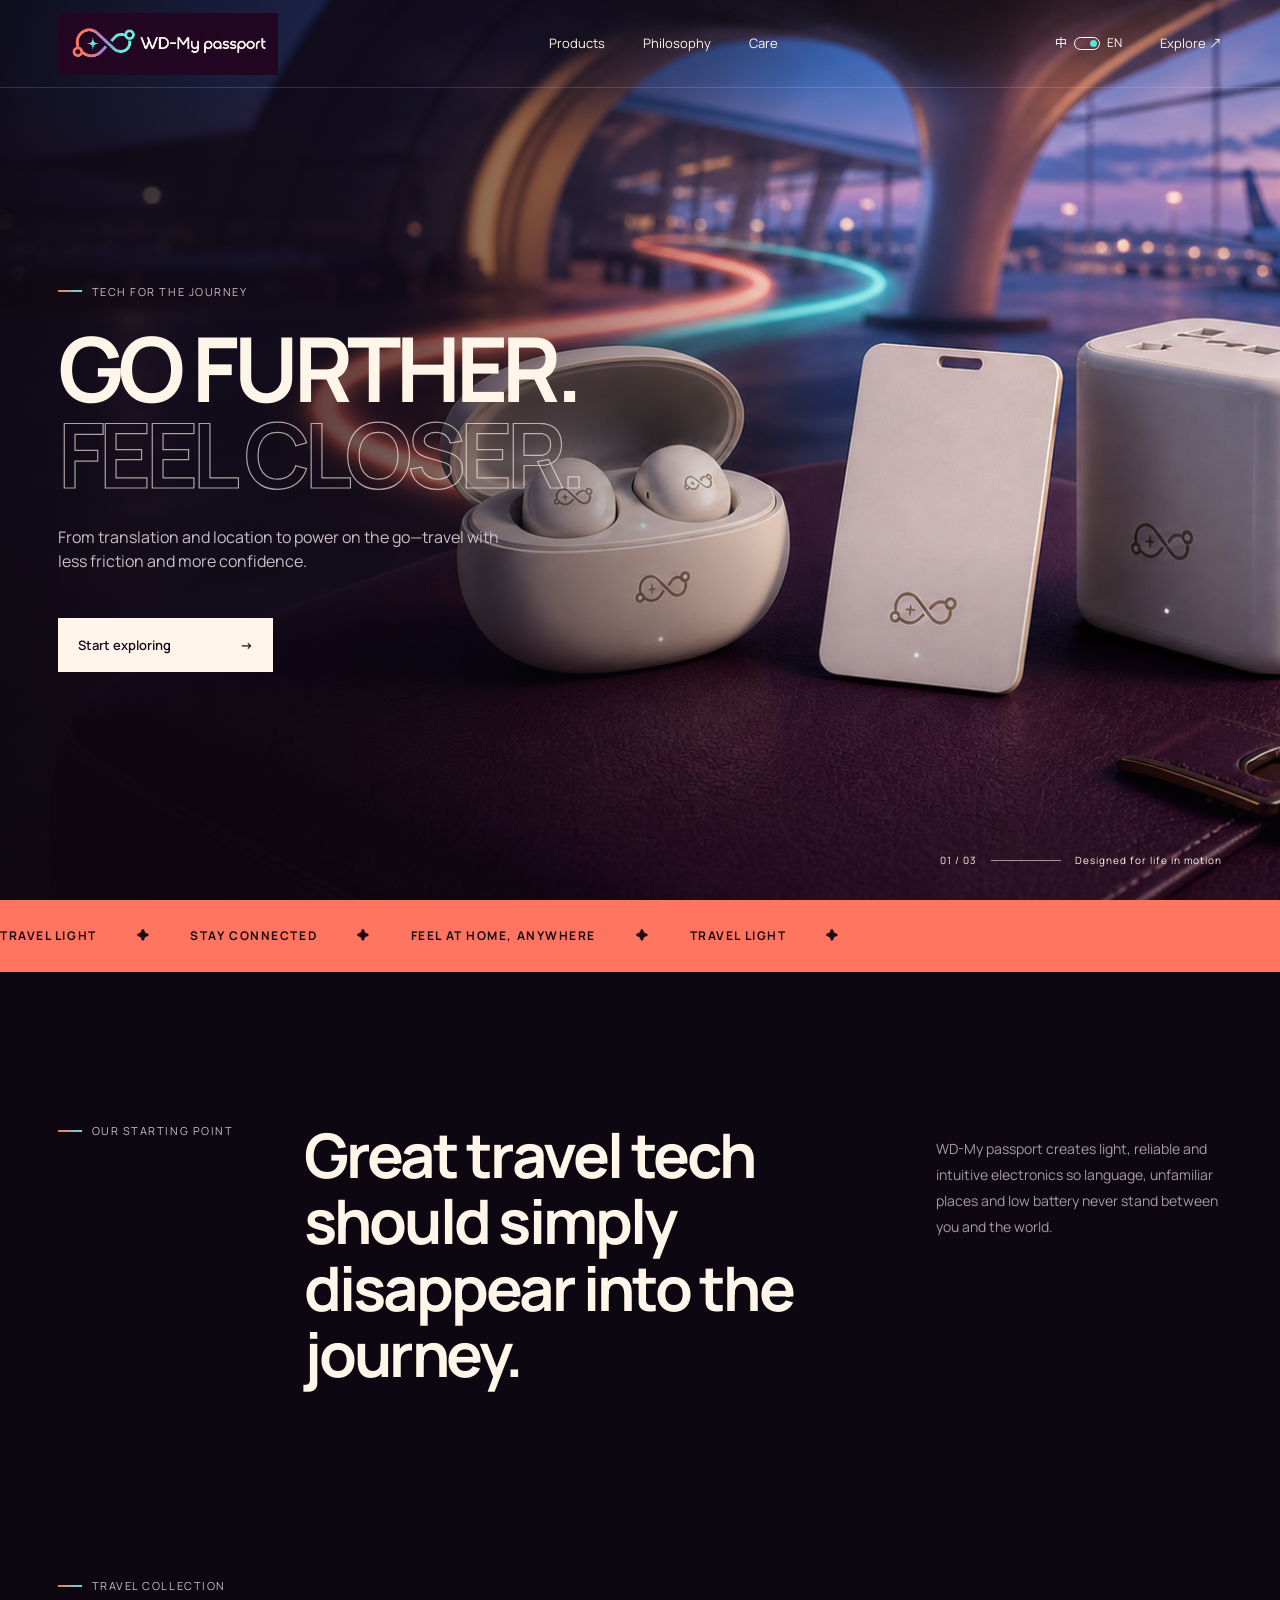
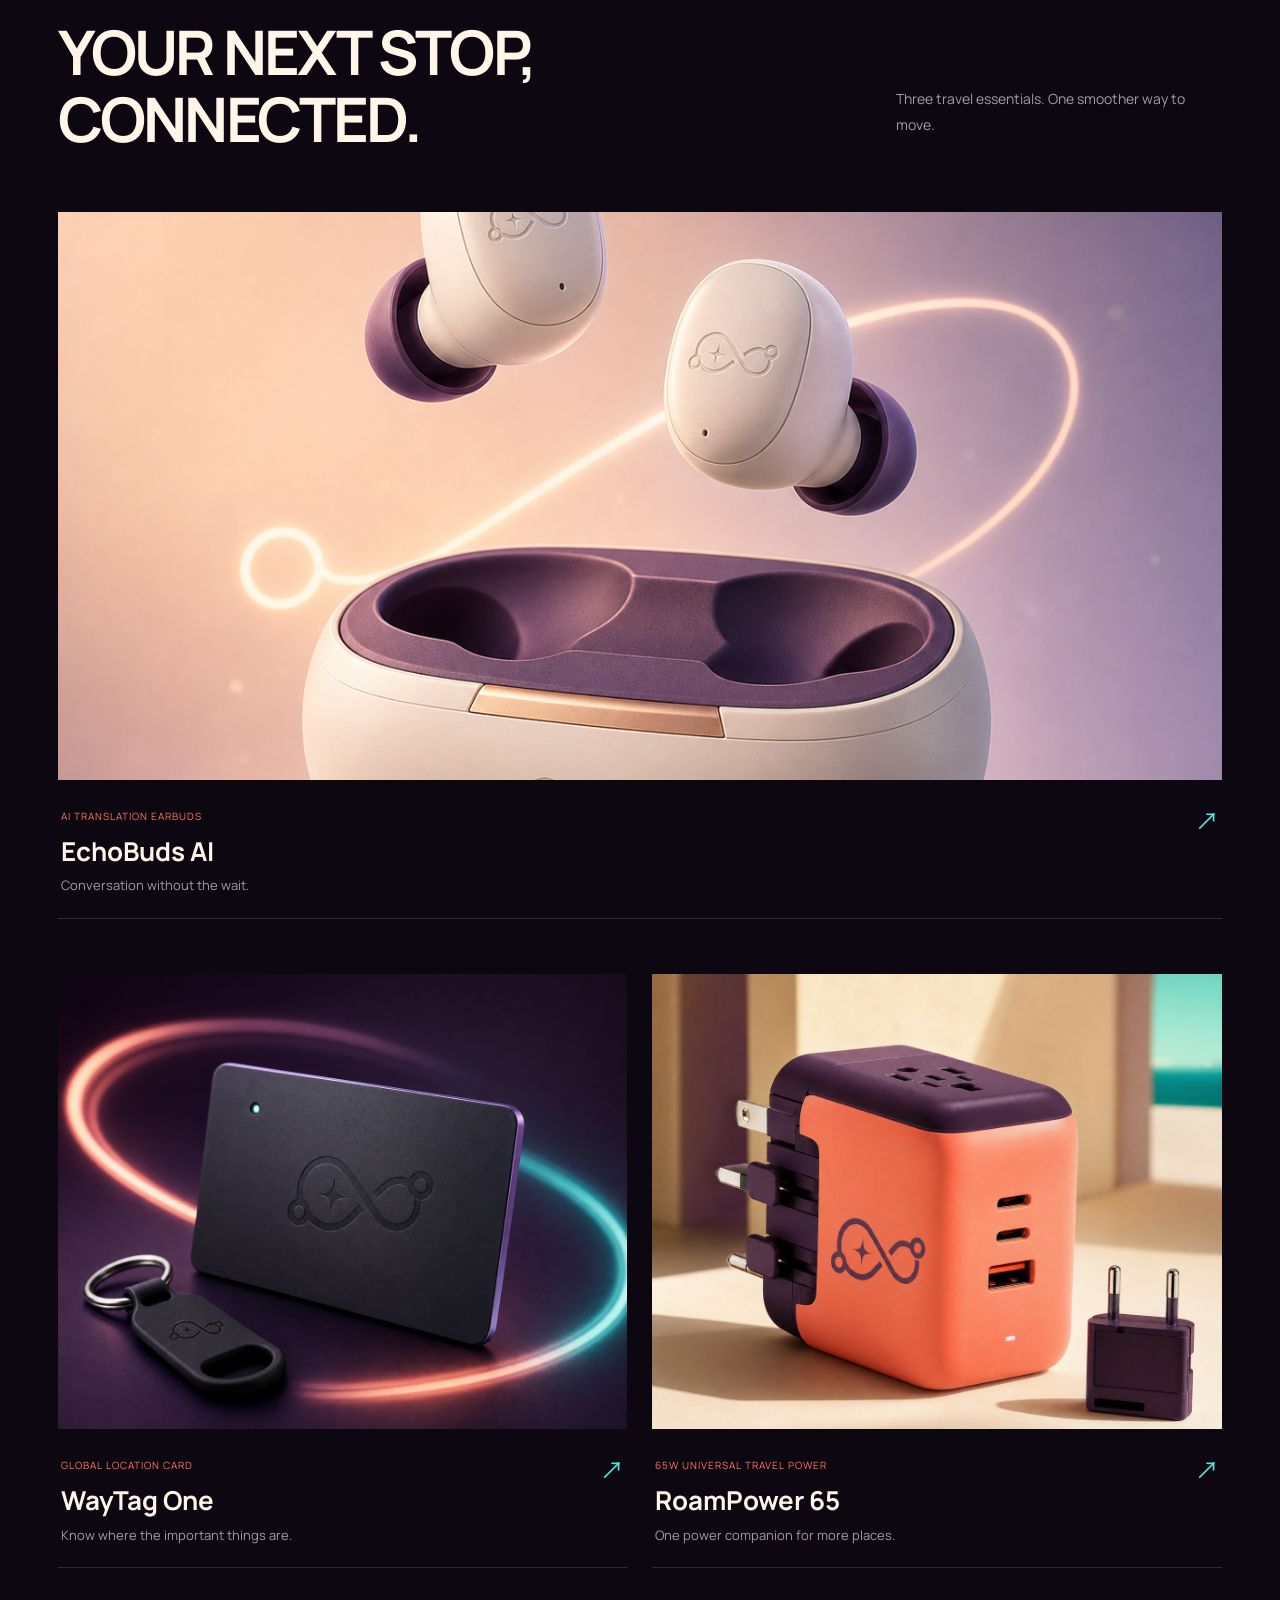
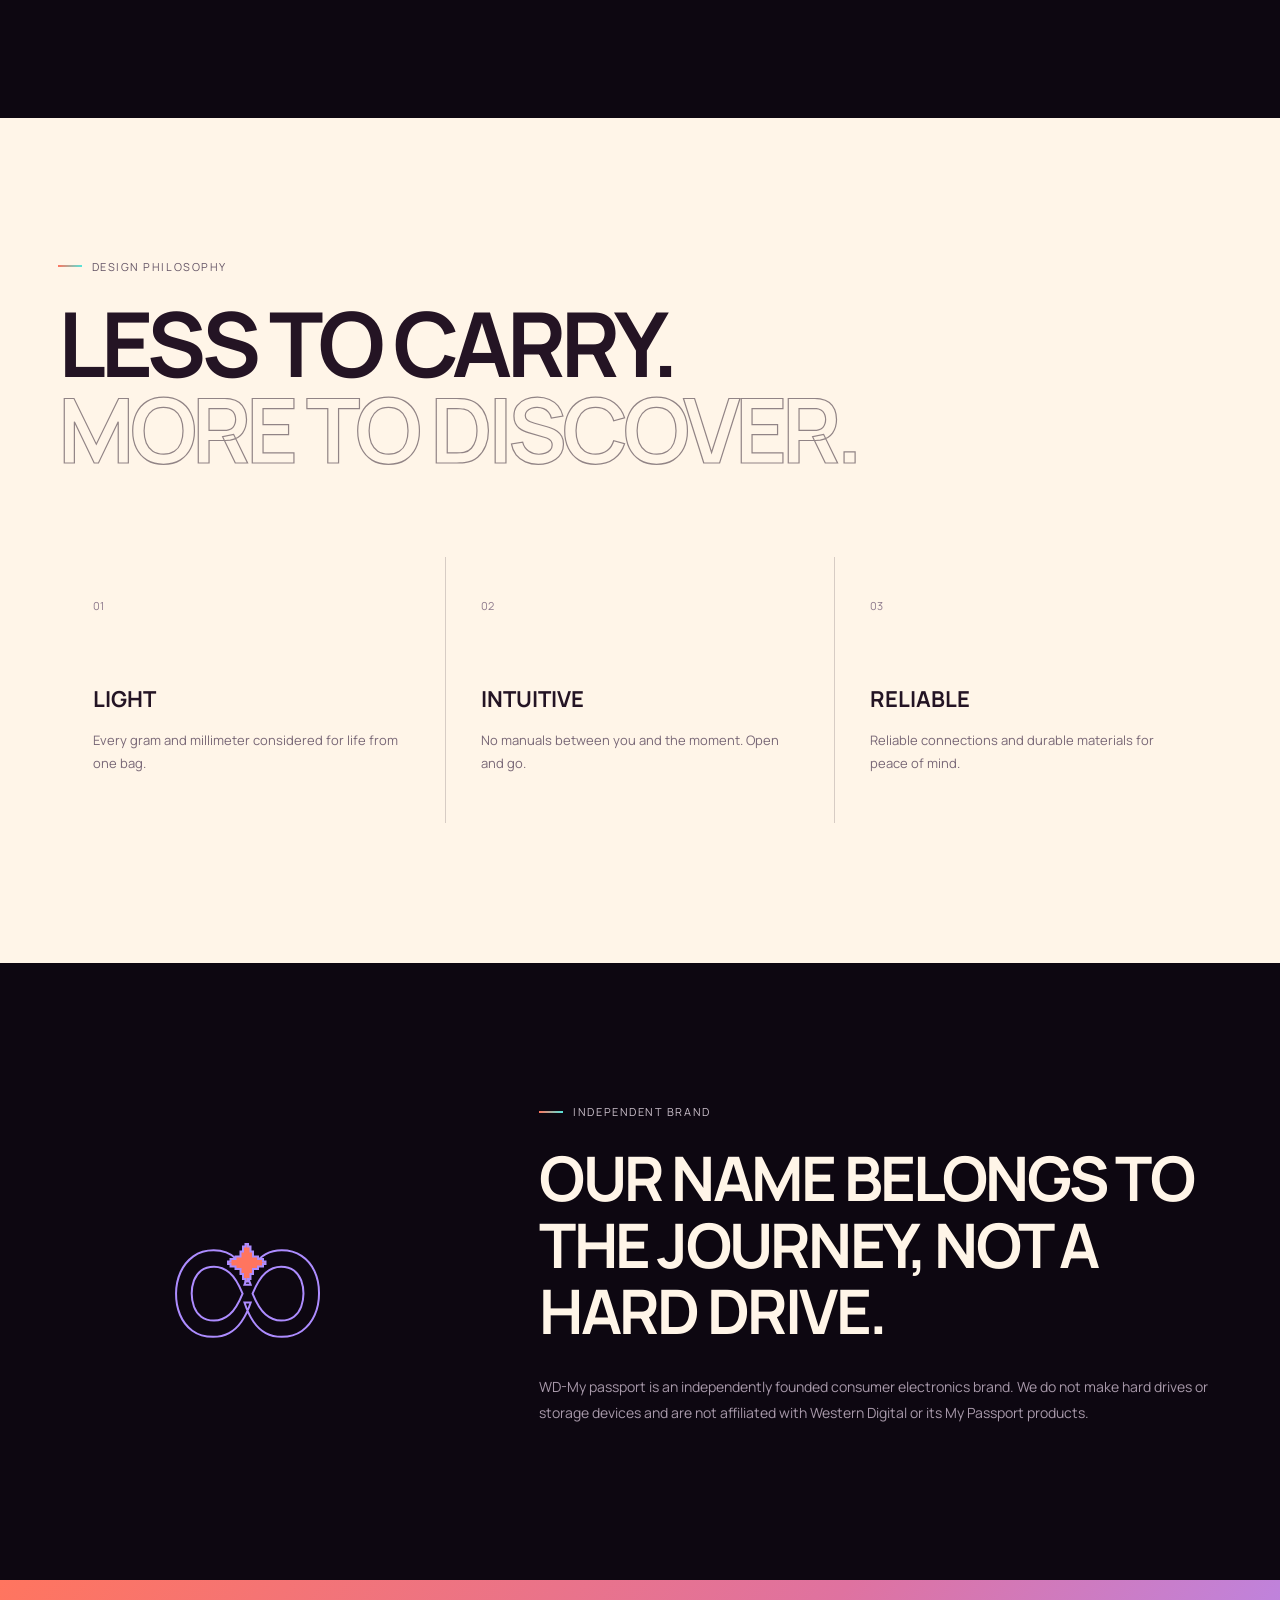
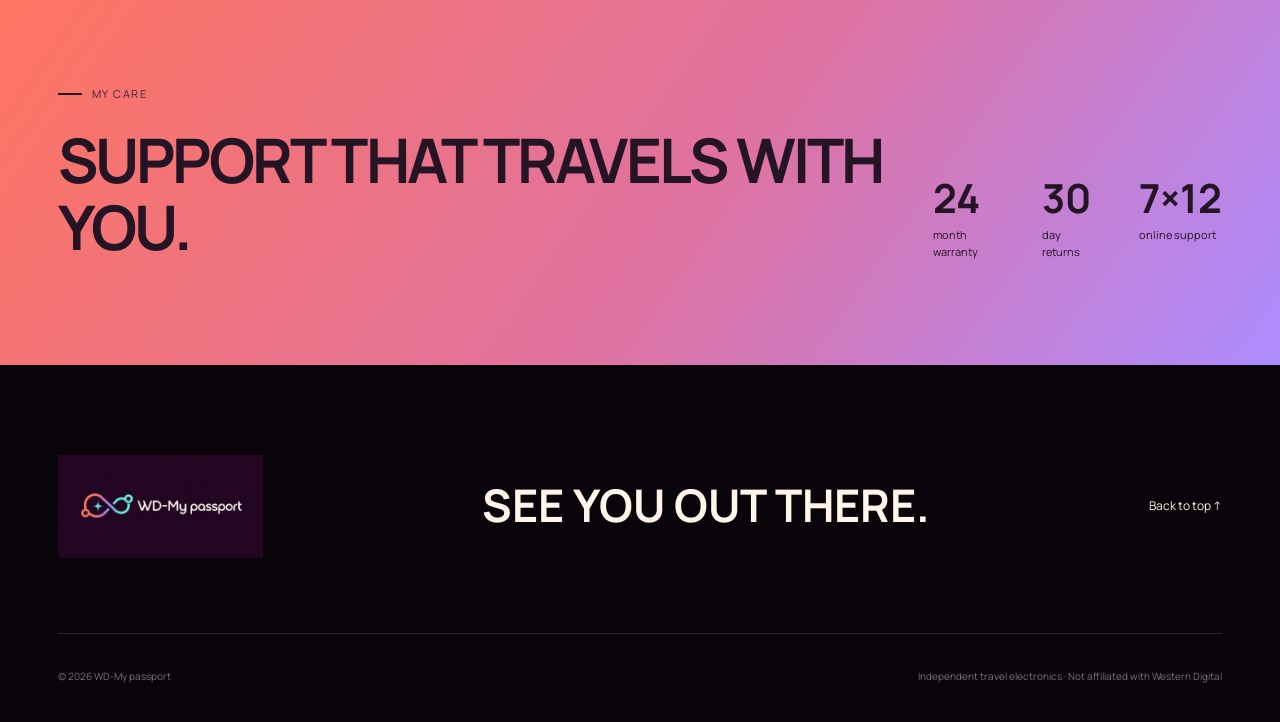
<file: index.html>
<!doctype html>
<html lang="zh-CN">
<head>
  <meta charset="utf-8"><meta name="viewport" content="width=device-width,initial-scale=1">
  <meta name="description" content="WD-My passport independent travel electronics brand. 独立旅行电子产品品牌。">
  <title>WD-My passport｜让世界听懂你</title><link rel="stylesheet" href="style.css">
</head>
<body>
  <header class="header">
    <a class="logo" href="index.html"><img src="assets/brand-logo.png" alt="WD-My passport"></a>
    <nav><a href="#products" data-zh="产品" data-en="Products">产品</a><a href="#philosophy" data-zh="理念" data-en="Philosophy">理念</a><a href="#care" data-zh="服务" data-en="Care">服务</a></nav>
    <div class="header-actions"><button class="lang" data-lang="zh"><span>中</span><i></i><span>EN</span></button><a class="shop-link" href="#products"><span data-zh="探索系列" data-en="Explore">探索系列</span> ↗</a></div>
    <button class="menu" aria-label="Menu">☰</button>
  </header>
  <main>
    <section class="hero" id="top">
      <img src="assets/hero-lineup.png" alt="WD-My passport travel electronics collection">
      <div class="hero-overlay"></div>
      <div class="hero-copy reveal">
        <p class="kicker"><b></b><span data-zh="为旅程而生的科技" data-en="TECH FOR THE JOURNEY">为旅程而生的科技</span></p>
        <h1><span data-zh="让世界" data-en="GO FURTHER.">让世界</span><br><em data-zh="听懂你。" data-en="FEEL CLOSER.">听懂你。</em></h1>
        <p data-zh="从翻译、定位到随行电力，让每一次出发都更从容。" data-en="From translation and location to power on the go—travel with less friction and more confidence.">从翻译、定位到随行电力，让每一次出发都更从容。</p>
        <a class="cta" href="#products"><span data-zh="开启旅程" data-en="Start exploring">开启旅程</span><b>→</b></a>
      </div>
      <div class="hero-note"><span>01 / 03</span><i></i><span data-zh="为移动生活设计" data-en="Designed for life in motion">为移动生活设计</span></div>
    </section>
    <section class="marquee"><div><span>TRAVEL LIGHT</span><b>✦</b><span>STAY CONNECTED</span><b>✦</b><span>FEEL AT HOME, ANYWHERE</span><b>✦</b><span>TRAVEL LIGHT</span><b>✦</b></div></section>
    <section class="intro wrap reveal">
      <p class="kicker"><b></b><span data-zh="我们的出发点" data-en="OUR STARTING POINT">我们的出发点</span></p>
      <h2 data-zh="好的旅行科技，不该让你感到它的存在。" data-en="Great travel tech should simply disappear into the journey.">好的旅行科技，不该让你感到它的存在。</h2>
      <p data-zh="WD-My passport 专注于轻盈、可靠、直觉的移动电子产品，让不同语言、陌生城市和有限电量，不再成为探索世界的阻碍。" data-en="WD-My passport creates light, reliable and intuitive electronics so language, unfamiliar places and low battery never stand between you and the world.">WD-My passport 专注于轻盈、可靠、直觉的移动电子产品，让不同语言、陌生城市和有限电量，不再成为探索世界的阻碍。</p>
    </section>
    <section class="products wrap" id="products">
      <div class="section-title reveal"><div><p class="kicker"><b></b><span data-zh="旅行系列" data-en="TRAVEL COLLECTION">旅行系列</span></p><h2 data-zh="你的下一站，已连接。" data-en="YOUR NEXT STOP, CONNECTED.">你的下一站，已连接。</h2></div><p data-zh="三件随身设备，一套更自在的出行方式。" data-en="Three travel essentials. One smoother way to move.">三件随身设备，一套更自在的出行方式。</p></div>
      <div class="grid">
        <article class="card featured reveal"><a href="product-echobuds.html"><img src="assets/echobuds-ai.png" alt="EchoBuds AI"></a><div class="meta"><div><small data-zh="AI 实时翻译耳机" data-en="AI TRANSLATION EARBUDS">AI 实时翻译耳机</small><h3>EchoBuds AI</h3><p data-zh="面对面交流，不再需要等待翻译。" data-en="Conversation without the wait.">面对面交流，不再需要等待翻译。</p></div><a href="product-echobuds.html">↗</a></div></article>
        <article class="card reveal"><a href="product-waytag.html"><img src="assets/waytag-one.png" alt="WayTag One"></a><div class="meta"><div><small data-zh="全球定位卡" data-en="GLOBAL LOCATION CARD">全球定位卡</small><h3>WayTag One</h3><p data-zh="行李、钱包与重要物品，始终心中有数。" data-en="Know where the important things are.">行李、钱包与重要物品，始终心中有数。</p></div><a href="product-waytag.html">↗</a></div></article>
        <article class="card reveal"><a href="product-roampower.html"><img src="assets/roampower-65.png" alt="RoamPower 65"></a><div class="meta"><div><small data-zh="65W 全球快充电源" data-en="65W UNIVERSAL TRAVEL POWER">65W 全球快充电源</small><h3>RoamPower 65</h3><p data-zh="一颗电源，适配更多国家与设备。" data-en="One power companion for more places.">一颗电源，适配更多国家与设备。</p></div><a href="product-roampower.html">↗</a></div></article>
      </div>
    </section>
    <section class="philosophy" id="philosophy">
      <div class="wrap philosophy-inner reveal"><p class="kicker"><b></b><span data-zh="设计理念" data-en="DESIGN PHILOSOPHY">设计理念</span></p><h2><span data-zh="少一点负担，" data-en="LESS TO CARRY.">少一点负担，</span><br><em data-zh="多一点抵达。" data-en="MORE TO DISCOVER.">多一点抵达。</em></h2><div class="principles"><article><span>01</span><h3 data-zh="轻装" data-en="LIGHT">轻装</h3><p data-zh="体积与重量克制到恰好，装进随身行李不多占一寸。" data-en="Every gram and millimeter considered for life from one bag.">体积与重量克制到恰好，装进随身行李不多占一寸。</p></article><article><span>02</span><h3 data-zh="直觉" data-en="INTUITIVE">直觉</h3><p data-zh="不用阅读厚重说明书，打开就能自然使用。" data-en="No manuals between you and the moment. Open and go.">不用阅读厚重说明书，打开就能自然使用。</p></article><article><span>03</span><h3 data-zh="安心" data-en="RELIABLE">安心</h3><p data-zh="稳定连接与耐用材料，为远行保留更多确定感。" data-en="Reliable connections and durable materials for peace of mind.">稳定连接与耐用材料，为远行保留更多确定感。</p></article></div></div>
    </section>
    <section class="independent wrap reveal"><div class="symbol">∞<i>✦</i></div><div><p class="kicker"><b></b><span data-zh="独立品牌声明" data-en="INDEPENDENT BRAND">独立品牌声明</span></p><h2 data-zh="我们的名字属于旅程，不属于硬盘。" data-en="OUR NAME BELONGS TO THE JOURNEY, NOT A HARD DRIVE.">我们的名字属于旅程，不属于硬盘。</h2><p data-zh="WD-My passport 是独立创立的消费电子品牌，不生产硬盘或存储设备，与 Western Digital（西部数据）及其 My Passport 产品不存在任何关联。" data-en="WD-My passport is an independently founded consumer electronics brand. We do not make hard drives or storage devices and are not affiliated with Western Digital or its My Passport products.">WD-My passport 是独立创立的消费电子品牌，不生产硬盘或存储设备，与 Western Digital（西部数据）及其 My Passport 产品不存在任何关联。</p></div></section>
    <section class="care" id="care"><div class="wrap care-inner reveal"><div><p class="kicker"><b></b>MY CARE</p><h2 data-zh="在路上，也有回应。" data-en="SUPPORT THAT TRAVELS WITH YOU.">在路上，也有回应。</h2></div><div class="care-stats"><div><strong>24</strong><span data-zh="个月有限质保" data-en="month warranty">个月有限质保</span></div><div><strong>30</strong><span data-zh="天安心试用" data-en="day returns">天安心试用</span></div><div><strong>7×12</strong><span data-zh="小时在线支持" data-en="online support">小时在线支持</span></div></div></div></section>
  </main>
  <footer><div class="footer-main"><img src="assets/brand-logo.png" alt="WD-My passport"><h2 data-zh="下一站，见。" data-en="SEE YOU OUT THERE.">下一站，见。</h2><a href="#top"><span data-zh="回到顶部" data-en="Back to top">回到顶部</span> ↑</a></div><div class="footer-line"><p>© 2026 WD-My passport</p><p data-zh="独立旅行电子产品品牌 · 与 Western Digital 无关联" data-en="Independent travel electronics · Not affiliated with Western Digital">独立旅行电子产品品牌 · 与 Western Digital 无关联</p></div></footer>
  <script src="site.js"></script>
</body></html>
</file>
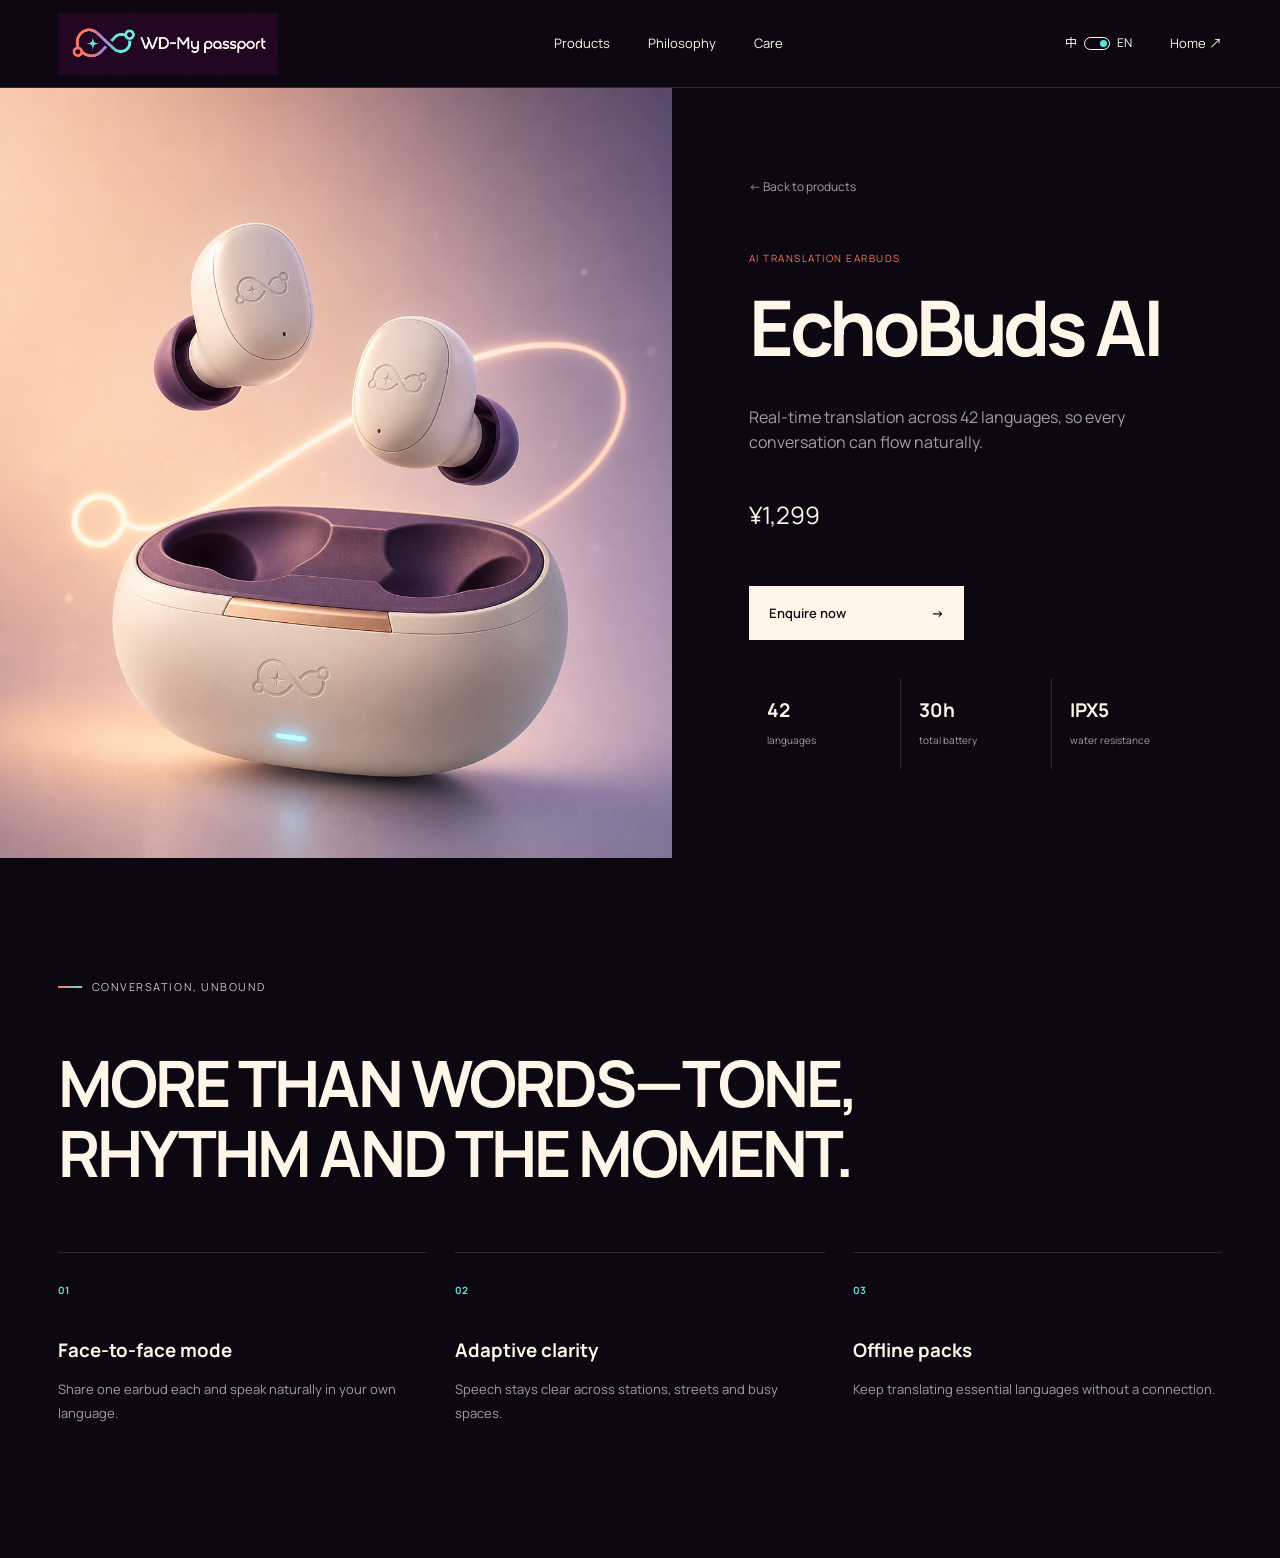
<file: product-echobuds.html>
<!doctype html><html lang="zh-CN"><head><meta charset="utf-8"><meta name="viewport" content="width=device-width,initial-scale=1"><title>EchoBuds AI｜WD-My passport</title><link rel="stylesheet" href="style.css"></head><body><header class="header"><a class="logo" href="index.html"><img src="assets/brand-logo.png" alt="WD-My passport"></a><nav><a href="index.html#products" data-zh="产品" data-en="Products">产品</a><a href="index.html#philosophy" data-zh="理念" data-en="Philosophy">理念</a><a href="index.html#care" data-zh="服务" data-en="Care">服务</a></nav><div class="header-actions"><button class="lang"><span>中</span><i></i><span>EN</span></button><a class="shop-link" href="index.html" data-zh="返回首页 ↗" data-en="Home ↗">返回首页 ↗</a></div><button class="menu">☰</button></header><main class="product-page"><section class="product-hero"><div class="product-media"><img src="assets/echobuds-ai.png" alt="EchoBuds AI"></div><div class="product-copy reveal"><a class="back" href="index.html#products" data-zh="← 返回产品" data-en="← Back to products">← 返回产品</a><p class="category" data-zh="AI 实时翻译耳机" data-en="AI TRANSLATION EARBUDS">AI 实时翻译耳机</p><h1>EchoBuds AI</h1><p data-zh="支持 42 种语言实时互译，让面对面的表达自然抵达。" data-en="Real-time translation across 42 languages, so every conversation can flow naturally.">支持 42 种语言实时互译，让面对面的表达自然抵达。</p><p class="price">¥1,299</p><a class="cta" href="mailto:sales@wd-mypassport.example?subject=EchoBuds%20AI"><span data-zh="咨询购买" data-en="Enquire now">咨询购买</span><b>→</b></a><div class="specs"><div><strong>42</strong><span data-zh="种语言" data-en="languages">种语言</span></div><div><strong>30h</strong><span data-zh="综合续航" data-en="total battery">综合续航</span></div><div><strong>IPX5</strong><span data-zh="防护等级" data-en="water resistance">防护等级</span></div></div></div></section><section class="story wrap reveal"><p class="kicker"><b></b><span data-zh="沟通无界" data-en="CONVERSATION, UNBOUND">沟通无界</span></p><h2 data-zh="听懂的不只是语言，还有语气与停顿。" data-en="MORE THAN WORDS—TONE, RHYTHM AND THE MOMENT.">听懂的不只是语言，还有语气与停顿。</h2><div class="features"><article><b>01</b><h3 data-zh="面对面模式" data-en="Face-to-face mode">面对面模式</h3><p data-zh="双耳分戴，双方都能用自己的语言自然交流。" data-en="Share one earbud each and speak naturally in your own language.">双耳分戴，双方都能用自己的语言自然交流。</p></article><article><b>02</b><h3 data-zh="环境降噪" data-en="Adaptive clarity">环境降噪</h3><p data-zh="在车站与街道中精准捕捉说话声。" data-en="Speech stays clear across stations, streets and busy spaces.">在车站与街道中精准捕捉说话声。</p></article><article><b>03</b><h3 data-zh="离线语言包" data-en="Offline packs">离线语言包</h3><p data-zh="无网络环境下，常用语种仍可继续翻译。" data-en="Keep translating essential languages without a connection.">无网络环境下，常用语种仍可继续翻译。</p></article></div></section></main><script src="site.js"></script></body></html>
</file>
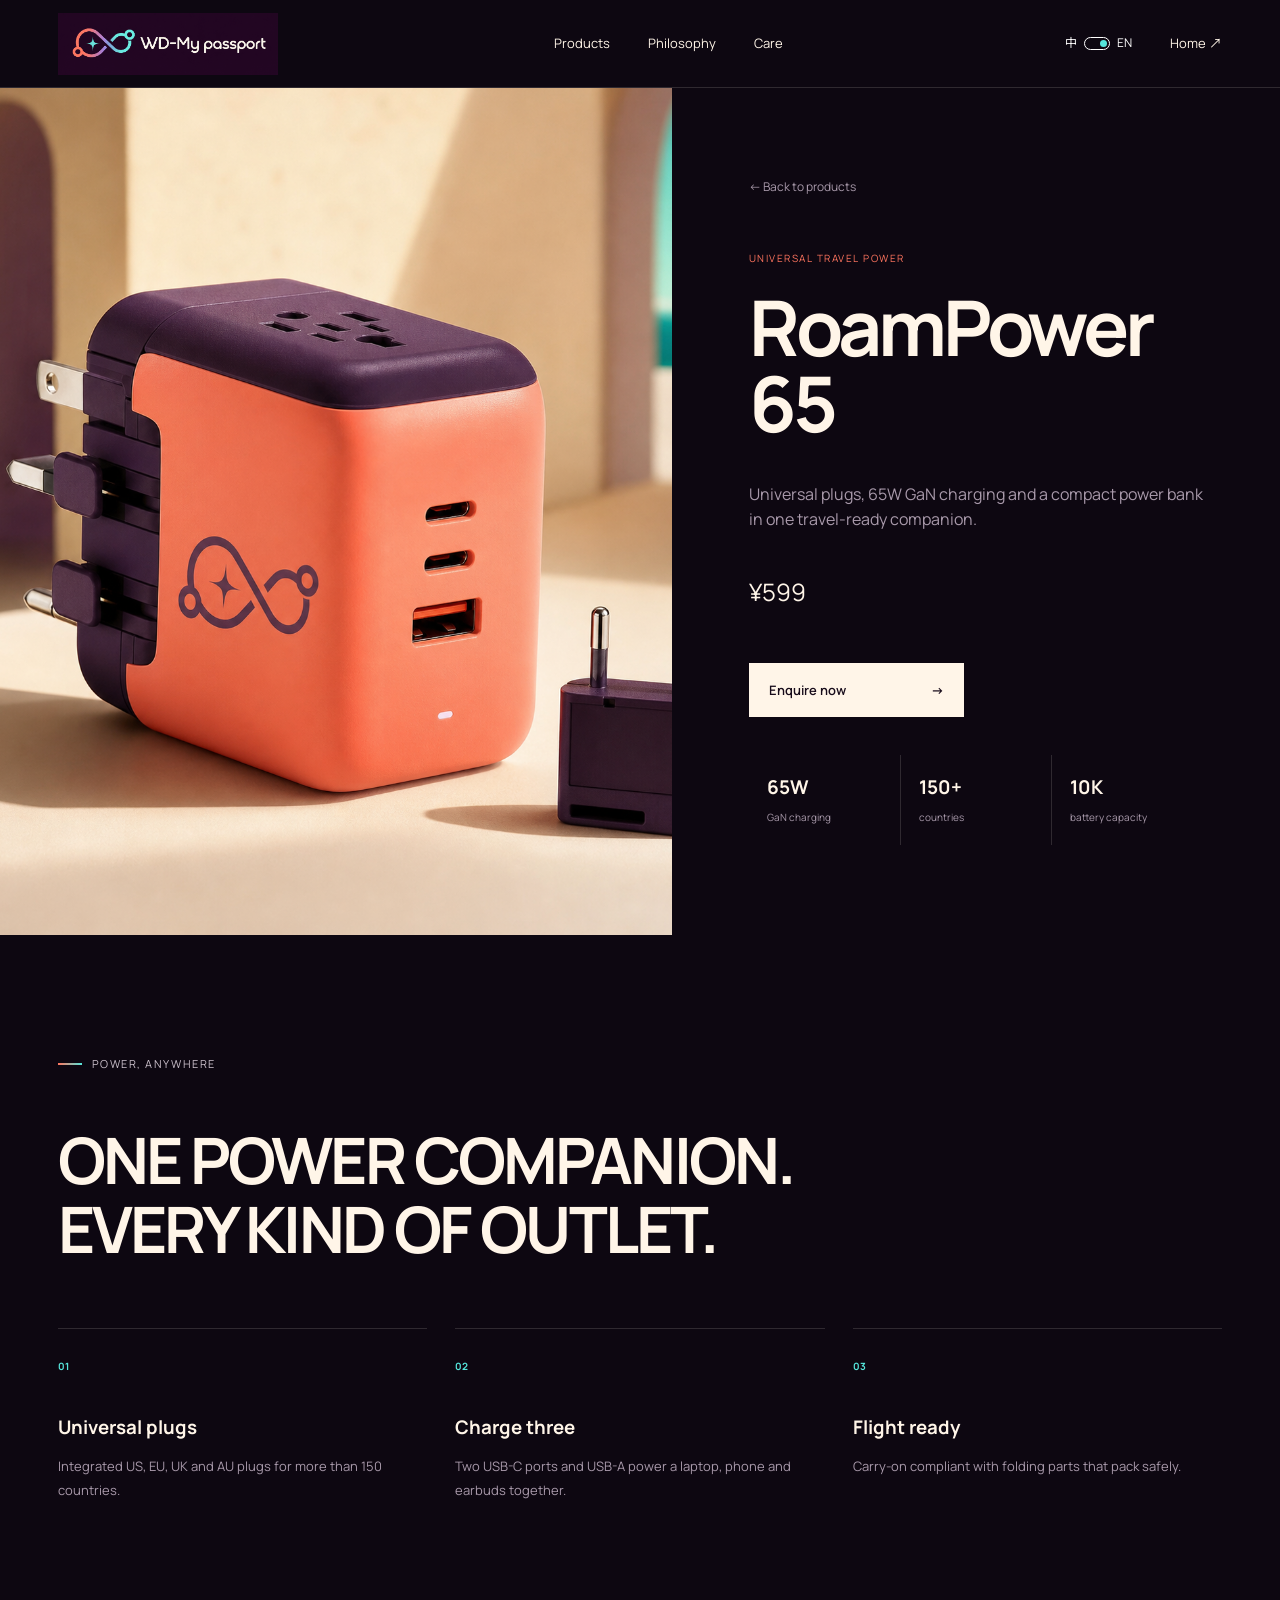
<file: product-roampower.html>
<!doctype html><html lang="zh-CN"><head><meta charset="utf-8"><meta name="viewport" content="width=device-width,initial-scale=1"><title>RoamPower 65｜WD-My passport</title><link rel="stylesheet" href="style.css"></head><body><header class="header"><a class="logo" href="index.html"><img src="assets/brand-logo.png" alt="WD-My passport"></a><nav><a href="index.html#products" data-zh="产品" data-en="Products">产品</a><a href="index.html#philosophy" data-zh="理念" data-en="Philosophy">理念</a><a href="index.html#care" data-zh="服务" data-en="Care">服务</a></nav><div class="header-actions"><button class="lang"><span>中</span><i></i><span>EN</span></button><a class="shop-link" href="index.html" data-zh="返回首页 ↗" data-en="Home ↗">返回首页 ↗</a></div><button class="menu">☰</button></header><main class="product-page"><section class="product-hero"><div class="product-media"><img src="assets/roampower-65.png" alt="RoamPower 65"></div><div class="product-copy reveal"><a class="back" href="index.html#products" data-zh="← 返回产品" data-en="← Back to products">← 返回产品</a><p class="category" data-zh="全球快充电源" data-en="UNIVERSAL TRAVEL POWER">全球快充电源</p><h1>RoamPower 65</h1><p data-zh="集全球插头、65W 氮化镓快充与随身电源于一体，一件装备走得更远。" data-en="Universal plugs, 65W GaN charging and a compact power bank in one travel-ready companion.">集全球插头、65W 氮化镓快充与随身电源于一体，一件装备走得更远。</p><p class="price">¥599</p><a class="cta" href="mailto:sales@wd-mypassport.example?subject=RoamPower%2065"><span data-zh="咨询购买" data-en="Enquire now">咨询购买</span><b>→</b></a><div class="specs"><div><strong>65W</strong><span data-zh="氮化镓快充" data-en="GaN charging">氮化镓快充</span></div><div><strong>150+</strong><span data-zh="适用国家" data-en="countries">适用国家</span></div><div><strong>10K</strong><span data-zh="电池容量" data-en="battery capacity">电池容量</span></div></div></div></section><section class="story wrap reveal"><p class="kicker"><b></b><span data-zh="能量随行" data-en="POWER, ANYWHERE">能量随行</span></p><h2 data-zh="一颗电源，简化每一种插座。" data-en="ONE POWER COMPANION. EVERY KIND OF OUTLET.">一颗电源，简化每一种插座。</h2><div class="features"><article><b>01</b><h3 data-zh="全球插头" data-en="Universal plugs">全球插头</h3><p data-zh="内置美、欧、英、澳规格，覆盖 150 多个国家与地区。" data-en="Integrated US, EU, UK and AU plugs for more than 150 countries.">内置美、欧、英、澳规格，覆盖 150 多个国家与地区。</p></article><article><b>02</b><h3 data-zh="三设备同充" data-en="Charge three">三设备同充</h3><p data-zh="双 USB-C 与 USB-A 接口，同时照顾电脑、手机与耳机。" data-en="Two USB-C ports and USB-A power a laptop, phone and earbuds together.">双 USB-C 与 USB-A 接口，同时照顾电脑、手机与耳机。</p></article><article><b>03</b><h3 data-zh="航旅友好" data-en="Flight ready">航旅友好</h3><p data-zh="符合随身携带规范，折叠收纳不刮伤行李。" data-en="Carry-on compliant with folding parts that pack safely.">符合随身携带规范，折叠收纳不刮伤行李。</p></article></div></section></main><script src="site.js"></script></body></html>
</file>
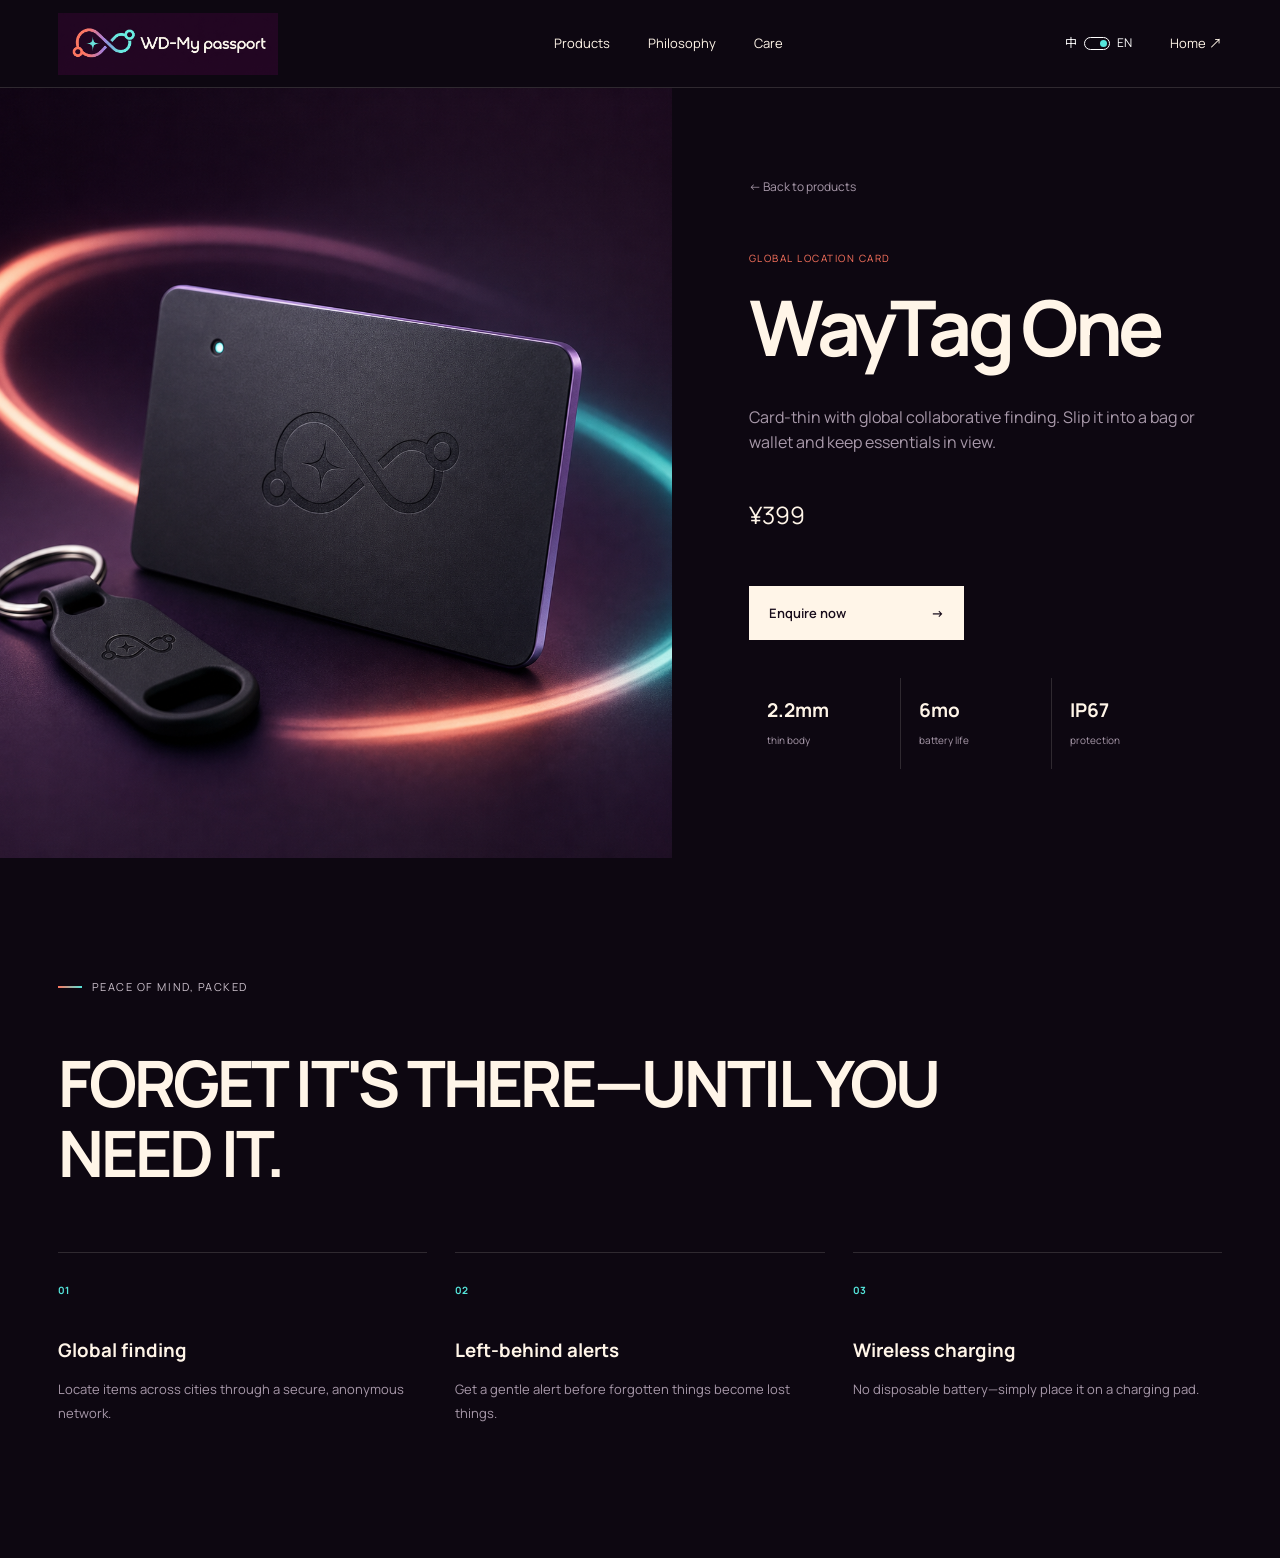
<file: product-waytag.html>
<!doctype html><html lang="zh-CN"><head><meta charset="utf-8"><meta name="viewport" content="width=device-width,initial-scale=1"><title>WayTag One｜WD-My passport</title><link rel="stylesheet" href="style.css"></head><body><header class="header"><a class="logo" href="index.html"><img src="assets/brand-logo.png" alt="WD-My passport"></a><nav><a href="index.html#products" data-zh="产品" data-en="Products">产品</a><a href="index.html#philosophy" data-zh="理念" data-en="Philosophy">理念</a><a href="index.html#care" data-zh="服务" data-en="Care">服务</a></nav><div class="header-actions"><button class="lang"><span>中</span><i></i><span>EN</span></button><a class="shop-link" href="index.html" data-zh="返回首页 ↗" data-en="Home ↗">返回首页 ↗</a></div><button class="menu">☰</button></header><main class="product-page"><section class="product-hero"><div class="product-media"><img src="assets/waytag-one.png" alt="WayTag One"></div><div class="product-copy reveal"><a class="back" href="index.html#products" data-zh="← 返回产品" data-en="← Back to products">← 返回产品</a><p class="category" data-zh="全球定位卡" data-en="GLOBAL LOCATION CARD">全球定位卡</p><h1>WayTag One</h1><p data-zh="卡片般轻薄，全球协作定位。把它放进行李或钱包，重要物品始终可见。" data-en="Card-thin with global collaborative finding. Slip it into a bag or wallet and keep essentials in view.">卡片般轻薄，全球协作定位。把它放进行李或钱包，重要物品始终可见。</p><p class="price">¥399</p><a class="cta" href="mailto:sales@wd-mypassport.example?subject=WayTag%20One"><span data-zh="咨询购买" data-en="Enquire now">咨询购买</span><b>→</b></a><div class="specs"><div><strong>2.2mm</strong><span data-zh="纤薄机身" data-en="thin body">纤薄机身</span></div><div><strong>6mo</strong><span data-zh="单次续航" data-en="battery life">单次续航</span></div><div><strong>IP67</strong><span data-zh="防护等级" data-en="protection">防护等级</span></div></div></div></section><section class="story wrap reveal"><p class="kicker"><b></b><span data-zh="安心随行" data-en="PEACE OF MIND, PACKED">安心随行</span></p><h2 data-zh="忘记它的存在，直到真正需要。" data-en="FORGET IT'S THERE—UNTIL YOU NEED IT.">忘记它的存在，直到真正需要。</h2><div class="features"><article><b>01</b><h3 data-zh="全球协作查找" data-en="Global finding">全球协作查找</h3><p data-zh="借助安全匿名的设备网络，跨城市寻找物品。" data-en="Locate items across cities through a secure, anonymous network.">借助安全匿名的设备网络，跨城市寻找物品。</p></article><article><b>02</b><h3 data-zh="遗落提醒" data-en="Left-behind alerts">遗落提醒</h3><p data-zh="离开物品时及时提醒，减少返程寻找。" data-en="Get a gentle alert before forgotten things become lost things.">离开物品时及时提醒，减少返程寻找。</p></article><article><b>03</b><h3 data-zh="无线充电" data-en="Wireless charging">无线充电</h3><p data-zh="无需更换电池，放上充电板即可补能。" data-en="No disposable battery—simply place it on a charging pad.">无需更换电池，放上充电板即可补能。</p></article></div></section></main><script src="site.js"></script></body></html>
</file>
<file: style.css>
@import url('https://fonts.googleapis.com/css2?family=Manrope:wght@400;500;600;700&family=Noto+Sans+SC:wght@400;500;600;700&display=swap');
:root{--plum:#180b1c;--deep:#0d0711;--paper:#fff5e8;--coral:#ff755f;--aqua:#55e5db;--violet:#ad8cff;--muted:#a899aa;--line:rgba(255,245,232,.14);--max:1320px}*{box-sizing:border-box}html{scroll-behavior:smooth}body{margin:0;background:var(--deep);color:var(--paper);font-family:Manrope,'Noto Sans SC',sans-serif;line-height:1.55}a{color:inherit;text-decoration:none}img{max-width:100%;display:block}button{font:inherit}.wrap{width:min(var(--max),91vw);margin:auto}.header{height:88px;padding:0 4.5vw;display:flex;align-items:center;justify-content:space-between;position:absolute;z-index:10;inset:0 0 auto;border-bottom:1px solid var(--line)}.logo{width:220px;height:62px;display:flex;align-items:center;overflow:hidden}.logo img{width:100%;transform:scale(1.12)}nav{display:flex;gap:38px;font-size:13px}nav a:hover{color:var(--aqua)}.header-actions{display:flex;align-items:center;gap:32px}.lang{background:none;border:0;color:white;display:flex;align-items:center;gap:7px;cursor:pointer;font-size:12px}.lang i{width:26px;height:13px;border:1px solid #fff;border-radius:10px;position:relative}.lang i:after{content:'';position:absolute;width:7px;height:7px;background:var(--coral);border-radius:50%;top:2px;left:2px;transition:.25s}.lang[data-lang=en] i:after{left:15px;background:var(--aqua)}.shop-link{font-size:13px}.menu{display:none;background:none;border:0;color:white;font-size:21px}.hero{height:100vh;min-height:760px;position:relative;display:flex;align-items:center;overflow:hidden}.hero>img{position:absolute;inset:0;width:100%;height:100%;object-fit:cover}.hero-overlay{position:absolute;inset:0;background:linear-gradient(90deg,rgba(13,7,17,.9) 0%,rgba(13,7,17,.55) 33%,transparent 63%),linear-gradient(0deg,rgba(13,7,17,.4),transparent 40%)}.hero-copy{position:relative;width:min(var(--max),91vw);margin:55px auto 0}.kicker{font-size:11px;letter-spacing:.14em;text-transform:uppercase;display:flex;align-items:center;gap:10px;color:#cabfca;margin:0 0 25px}.kicker b{width:24px;height:2px;background:linear-gradient(90deg,var(--coral),var(--aqua))}.hero h1{font-size:clamp(58px,7vw,108px);line-height:.96;letter-spacing:-.06em;margin:0 0 28px}.hero h1 em,.philosophy h2 em{font-style:normal;color:transparent;-webkit-text-stroke:1.2px rgba(255,245,232,.65)}.hero-copy>p:not(.kicker){max-width:450px;color:#c9bdc8;font-size:16px}.cta{display:inline-flex;align-items:center;justify-content:space-between;margin-top:28px;background:var(--paper);color:#170b1a;width:215px;padding:17px 20px;font-size:13px;font-weight:600;transition:.25s}.cta:hover{background:var(--coral);transform:translateY(-2px)}.hero-note{position:absolute;right:4.5vw;bottom:32px;font-size:10px;letter-spacing:.1em;display:flex;align-items:center;gap:14px}.hero-note i{width:70px;height:1px;background:rgba(255,255,255,.55)}.marquee{height:72px;background:var(--coral);color:#1d0c17;overflow:hidden;display:flex;align-items:center}.marquee div{display:flex;gap:40px;white-space:nowrap;font-size:12px;font-weight:700;letter-spacing:.13em;animation:move 26s linear infinite}@keyframes move{to{transform:translateX(-50%)}}.intro{padding:150px 0;display:grid;grid-template-columns:.65fr 2fr 1fr;gap:60px;align-items:start}.intro h2,.section-title h2,.independent h2,.care h2{font-size:clamp(38px,4.8vw,68px);line-height:1.08;letter-spacing:-.045em;margin:0}.intro>p:last-child,.section-title>p,.independent>div:last-child>p:last-child{color:var(--muted);font-size:14px;line-height:1.85}.products{padding:40px 0 150px}.section-title{display:flex;justify-content:space-between;align-items:end;margin-bottom:60px}.section-title>p{max-width:340px}.grid{display:grid;grid-template-columns:1fr 1fr;gap:55px 25px}.card.featured{grid-column:1/-1}.card>a{display:block;overflow:hidden;background:#1d1021;aspect-ratio:1.25}.featured>a{aspect-ratio:2.05}.card img{width:100%;height:100%;object-fit:cover;transition:.65s}.card:hover img{transform:scale(1.035)}.meta{display:flex;justify-content:space-between;padding:22px 3px;border-bottom:1px solid var(--line)}.meta small{color:var(--coral);font-size:10px;letter-spacing:.1em}.meta h3{font-size:26px;margin:4px 0}.meta p{margin:0;color:var(--muted);font-size:13px}.meta>a{font-size:24px;color:var(--aqua)}.philosophy{background:var(--paper);color:#241424;padding:140px 0}.philosophy .kicker{color:#655566}.philosophy h2{font-size:clamp(54px,7vw,100px);line-height:.96;letter-spacing:-.055em;margin:0}.philosophy h2 em{-webkit-text-stroke-color:rgba(36,20,36,.5)}.principles{display:grid;grid-template-columns:repeat(3,1fr);gap:1px;background:rgba(36,20,36,.18);margin-top:85px}.principles article{background:var(--paper);padding:35px;min-height:240px}.principles article>span{font-size:11px;color:#8c788b}.principles h3{font-size:22px;margin:65px 0 10px}.principles p{color:#786776;font-size:13px;line-height:1.8}.independent{padding:140px 0;display:grid;grid-template-columns:.75fr 1.35fr;gap:8vw;align-items:center}.symbol{font-size:230px;line-height:1;color:transparent;-webkit-text-stroke:2px var(--violet);position:relative;text-align:center}.symbol i{font-style:normal;font-size:40px;color:var(--coral);position:absolute;left:45%;top:38%}.independent h2{margin-bottom:30px}.care{background:linear-gradient(125deg,var(--coral),#df72a0 55%,var(--violet));color:#241424;padding:105px 0}.care .kicker{color:#43233f}.care .kicker b{background:#241424}.care-inner{display:flex;align-items:end;justify-content:space-between}.care-stats{display:flex;gap:48px}.care-stats div{display:flex;flex-direction:column}.care-stats strong{font-size:40px;line-height:1}.care-stats span{font-size:11px;margin-top:8px}footer{background:#08040a;padding:90px 4.5vw 28px}.footer-main{display:flex;align-items:center;justify-content:space-between;padding-bottom:75px}.footer-main img{width:205px}.footer-main h2{font-size:45px;margin:0}.footer-main>a{font-size:12px}.footer-line{border-top:1px solid var(--line);padding-top:25px;display:flex;justify-content:space-between;color:#7f7080;font-size:10px}.reveal{opacity:0;transform:translateY(22px);transition:.75s}.reveal.visible{opacity:1;transform:none}
.product-page{padding-top:88px}.product-hero{display:grid;grid-template-columns:1.05fr .95fr;min-height:700px}.product-media{background:#1a0d1d}.product-media img{width:100%;height:100%;object-fit:cover}.product-copy{padding:7vw 6vw;display:flex;justify-content:center;flex-direction:column}.back{font-size:12px;color:var(--muted);margin-bottom:45px}.product-copy .category{font-size:10px;letter-spacing:.15em;color:var(--coral)}.product-copy h1{font-size:clamp(52px,6vw,88px);letter-spacing:-.055em;line-height:1;margin:12px 0 24px}.product-copy>p{color:var(--muted);max-width:500px}.price{font-size:24px!important;color:var(--paper)!important;margin:25px 0}.specs{display:grid;grid-template-columns:repeat(3,1fr);gap:1px;background:var(--line);margin-top:38px}.specs div{background:var(--deep);padding:18px}.specs strong{display:block;font-size:19px}.specs span{font-size:10px;color:var(--muted)}.story{padding:120px 0}.story h2{font-size:clamp(40px,5vw,68px);letter-spacing:-.045em;line-height:1.08;max-width:900px}.features{display:grid;grid-template-columns:repeat(3,1fr);gap:28px;margin-top:65px}.features article{border-top:1px solid var(--line);padding-top:23px}.features b{font-size:10px;color:var(--aqua)}.features h3{margin:36px 0 10px}.features p{color:var(--muted);font-size:13px;line-height:1.8}
@media(max-width:800px){.header{height:72px;padding:0 18px}.logo{width:155px}.header nav,.shop-link{display:none}.menu{display:block}.header-actions{margin-left:auto;margin-right:15px}.header nav.open{display:flex;position:absolute;top:72px;left:0;right:0;background:#160b19;padding:25px 20px;flex-direction:column}.hero{min-height:720px}.hero>img{object-position:64% center}.hero-overlay{background:linear-gradient(90deg,rgba(13,7,17,.88),rgba(13,7,17,.2)),linear-gradient(0deg,#0d0711,transparent 50%)}.hero h1{font-size:51px}.hero-note{display:none}.intro{grid-template-columns:1fr;padding:90px 0;gap:22px}.section-title,.care-inner{display:block}.section-title>p{margin-top:25px}.products{padding-bottom:90px}.grid{display:block}.card{margin-bottom:45px}.card>a,.featured>a{aspect-ratio:1.12}.philosophy{padding:90px 0}.philosophy h2{font-size:50px}.principles{grid-template-columns:1fr}.independent{grid-template-columns:1fr;padding:90px 0}.symbol{font-size:160px}.care-stats{margin-top:45px;gap:25px;flex-wrap:wrap}.footer-main{flex-direction:column;gap:40px;align-items:flex-start}.footer-main h2{font-size:38px}.footer-line{display:block}.product-hero{display:block}.product-media{height:440px}.product-copy{padding:60px 5vw}.specs,.features{grid-template-columns:1fr}.story{padding:80px 0}}@media(prefers-reduced-motion:reduce){.reveal{opacity:1;transform:none}.marquee div{animation:none}}
</file>
